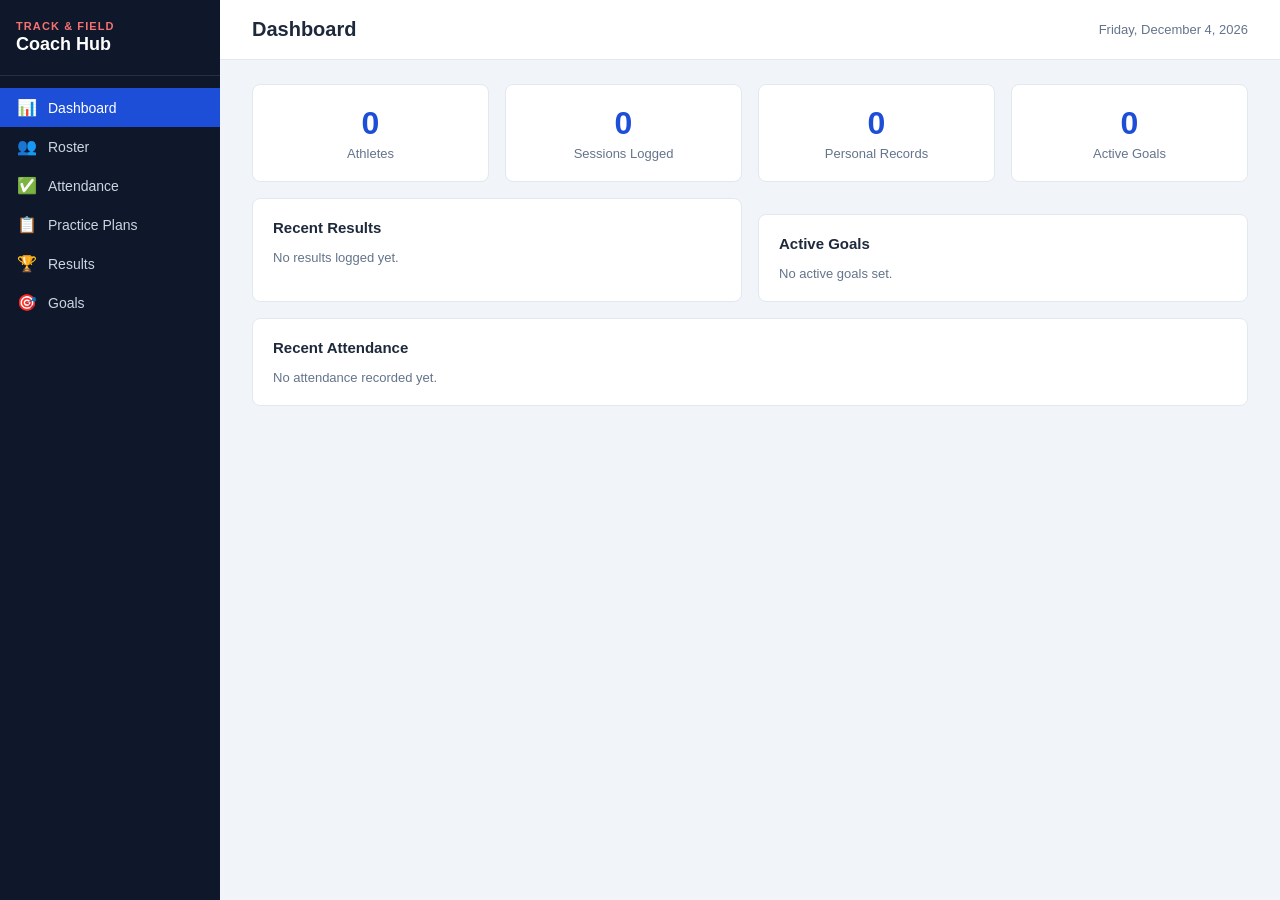
<file: index.html>
<!DOCTYPE html>
<html lang="en">
<head>
  <meta charset="UTF-8">
  <meta name="viewport" content="width=device-width, initial-scale=1.0">
  <title>Track Coach Hub</title>
  <link rel="stylesheet" href="styles.css">
</head>
<body>

  <!-- ===== SIDEBAR ===== -->
  <aside class="sidebar">
    <div class="sidebar-logo">
      <div class="sport-label">Track &amp; Field</div>
      <h1>Coach Hub</h1>
    </div>
    <nav class="sidebar-nav">
      <button class="nav-item active" data-page="dashboard">
        <span class="icon">&#128202;</span> Dashboard
      </button>
      <button class="nav-item" data-page="roster">
        <span class="icon">&#128101;</span> Roster
      </button>
      <button class="nav-item" data-page="attendance">
        <span class="icon">&#9989;</span> Attendance
      </button>
      <button class="nav-item" data-page="plans">
        <span class="icon">&#128203;</span> Practice Plans
      </button>
      <button class="nav-item" data-page="results">
        <span class="icon">&#127942;</span> Results
      </button>
      <button class="nav-item" data-page="goals">
        <span class="icon">&#127919;</span> Goals
      </button>
    </nav>
  </aside>

  <!-- ===== MAIN ===== -->
  <main class="main">

    <!-- DASHBOARD -->
    <section id="page-dashboard" class="page">
      <div class="page-header">
        <h2>Dashboard</h2>
        <span id="today-date" class="text-muted text-sm"></span>
      </div>
      <div class="page-content">
        <div class="grid-4 mb-2" id="dashboard-stats"></div>
        <div class="grid-2">
          <div class="card">
            <div class="card-header"><span class="card-title">Recent Results</span></div>
            <div id="recent-results"></div>
          </div>
          <div class="card">
            <div class="card-header"><span class="card-title">Active Goals</span></div>
            <div id="active-goals-dash"></div>
          </div>
        </div>
        <div class="card mt-2">
          <div class="card-header"><span class="card-title">Recent Attendance</span></div>
          <div id="recent-attendance-dash"></div>
        </div>
      </div>
    </section>

    <!-- ROSTER -->
    <section id="page-roster" class="page hidden">
      <div class="page-header">
        <h2>Roster</h2>
        <button class="btn btn-primary" onclick="App.openAddAthlete()">+ Add Athlete</button>
      </div>
      <div class="page-content">
        <div class="search-bar">
          <input class="search-input" type="text" id="roster-search" placeholder="Search athletes..." oninput="App.renderRoster()">
        </div>
        <div class="card">
          <div class="table-wrap">
            <table>
              <thead>
                <tr>
                  <th>Name</th>
                  <th>Grade</th>
                  <th>Events</th>
                  <th>PRs</th>
                  <th>Actions</th>
                </tr>
              </thead>
              <tbody id="roster-tbody"></tbody>
            </table>
          </div>
          <div id="roster-empty" class="empty-state hidden">
            <div class="icon">&#128101;</div>
            <p>No athletes yet. Add your first athlete to get started.</p>
          </div>
        </div>
      </div>
    </section>

    <!-- ATTENDANCE -->
    <section id="page-attendance" class="page hidden">
      <div class="page-header">
        <h2>Attendance</h2>
        <button class="btn btn-primary" onclick="App.openTakeAttendance()">+ Take Attendance</button>
      </div>
      <div class="page-content">
        <div class="page-tabs">
          <button class="page-tab active" onclick="App.switchAttTab('history')">History</button>
          <button class="page-tab" onclick="App.switchAttTab('summary')">Athlete Summary</button>
        </div>
        <div id="att-tab-history">
          <div class="card">
            <div class="table-wrap">
              <table>
                <thead>
                  <tr>
                    <th>Date</th>
                    <th>Type</th>
                    <th>Name / Focus</th>
                    <th>Present</th>
                    <th>Absent</th>
                    <th>Excused</th>
                    <th>Injured</th>
                    <th>Actions</th>
                  </tr>
                </thead>
                <tbody id="att-tbody"></tbody>
              </table>
            </div>
            <div id="att-empty" class="empty-state hidden">
              <div class="icon">&#9989;</div>
              <p>No attendance records yet.</p>
            </div>
          </div>
        </div>
        <div id="att-tab-summary" class="hidden">
          <div class="card">
            <div class="table-wrap">
              <table>
                <thead>
                  <tr>
                    <th>Athlete</th>
                    <th>Sessions</th>
                    <th>Present</th>
                    <th>Absent</th>
                    <th>Excused</th>
                    <th>Injured</th>
                    <th>Rate</th>
                  </tr>
                </thead>
                <tbody id="att-summary-tbody"></tbody>
              </table>
            </div>
            <div id="att-summary-empty" class="empty-state hidden">
              <p>No data yet.</p>
            </div>
          </div>
        </div>
      </div>
    </section>

    <!-- PRACTICE PLANS -->
    <section id="page-plans" class="page hidden">
      <div class="page-header">
        <h2>Practice Plans</h2>
        <button class="btn btn-primary" onclick="App.openCreatePlan()">+ New Plan</button>
      </div>
      <div class="page-content">
        <div id="plans-list"></div>
        <div id="plans-empty" class="empty-state hidden">
          <div class="icon">&#128203;</div>
          <p>No practice plans yet. Create your first plan.</p>
        </div>
      </div>
    </section>

    <!-- RESULTS -->
    <section id="page-results" class="page hidden">
      <div class="page-header">
        <h2>Performance Results</h2>
        <button class="btn btn-primary" onclick="App.openLogResult()">+ Log Result</button>
      </div>
      <div class="page-content">
        <div class="page-tabs">
          <button class="page-tab active" onclick="App.switchResultTab('all')">All Results</button>
          <button class="page-tab" onclick="App.switchResultTab('prs')">Personal Records</button>
          <button class="page-tab" onclick="App.switchResultTab('meets')">Meet Results</button>
        </div>
        <div class="search-bar">
          <select class="search-input" id="results-athlete-filter" onchange="App.renderResults()" style="flex:0 0 auto;width:190px;">
            <option value="">All Athletes</option>
          </select>
          <select class="search-input" id="results-event-filter" onchange="App.renderResults()" style="flex:0 0 auto;width:170px;">
            <option value="">All Events</option>
          </select>
        </div>
        <div class="card">
          <div class="table-wrap">
            <table>
              <thead>
                <tr>
                  <th>Date</th>
                  <th>Athlete</th>
                  <th>Event</th>
                  <th>Mark</th>
                  <th>Type</th>
                  <th>Meet / Place</th>
                  <th>Notes</th>
                  <th>Actions</th>
                </tr>
              </thead>
              <tbody id="results-tbody"></tbody>
            </table>
          </div>
          <div id="results-empty" class="empty-state hidden">
            <div class="icon">&#127942;</div>
            <p>No results logged yet.</p>
          </div>
        </div>
      </div>
    </section>

    <!-- GOALS -->
    <section id="page-goals" class="page hidden">
      <div class="page-header">
        <h2>Goals</h2>
        <button class="btn btn-primary" onclick="App.openAddGoal()">+ Set Goal</button>
      </div>
      <div class="page-content">
        <div class="page-tabs">
          <button class="page-tab active" onclick="App.switchGoalTab('active')">Active</button>
          <button class="page-tab" onclick="App.switchGoalTab('achieved')">Achieved</button>
        </div>
        <div id="goals-list"></div>
        <div id="goals-empty" class="empty-state hidden">
          <div class="icon">&#127919;</div>
          <p>No goals set yet.</p>
        </div>
      </div>
    </section>

  </main>

  <!-- ===== MODALS ===== -->

  <!-- Add / Edit Athlete -->
  <div id="modal-athlete" class="modal-overlay hidden">
    <div class="modal">
      <div class="modal-header">
        <span class="modal-title" id="athlete-modal-title">Add Athlete</span>
        <button class="modal-close" onclick="App.closeModal('modal-athlete')">&#10005;</button>
      </div>
      <div class="modal-body">
        <input type="hidden" id="athlete-id">
        <div class="form-group">
          <label class="form-label">Full Name *</label>
          <input class="form-control" type="text" id="athlete-name" placeholder="e.g. Alex Johnson">
        </div>
        <div class="form-group">
          <label class="form-label">Grade</label>
          <select class="form-control" id="athlete-grade">
            <option value="">-- Select --</option>
            <option>9th</option><option>10th</option><option>11th</option><option>12th</option>
            <option>Freshman</option><option>Sophomore</option><option>Junior</option><option>Senior</option>
          </select>
        </div>
        <div class="form-group">
          <label class="form-label">Events</label>
          <div class="event-grid" id="athlete-events-grid"></div>
        </div>
        <div class="form-group">
          <label class="form-label">Notes</label>
          <textarea class="form-control" id="athlete-notes" placeholder="Strengths, injury history, anything relevant..."></textarea>
        </div>
      </div>
      <div class="modal-footer">
        <button class="btn btn-outline" onclick="App.closeModal('modal-athlete')">Cancel</button>
        <button class="btn btn-primary" onclick="App.saveAthlete()">Save Athlete</button>
      </div>
    </div>
  </div>

  <!-- Take Attendance -->
  <div id="modal-attendance" class="modal-overlay hidden">
    <div class="modal modal-lg">
      <div class="modal-header">
        <span class="modal-title">Take Attendance</span>
        <button class="modal-close" onclick="App.closeModal('modal-attendance')">&#10005;</button>
      </div>
      <div class="modal-body">
        <div class="grid-2">
          <div class="form-group">
            <label class="form-label">Date *</label>
            <input class="form-control" type="date" id="att-date">
          </div>
          <div class="form-group">
            <label class="form-label">Session Type *</label>
            <select class="form-control" id="att-type" onchange="App.toggleAttMeetField()">
              <option value="practice">Practice</option>
              <option value="meet">Meet</option>
            </select>
          </div>
        </div>
        <div class="form-group" id="att-meet-name-group" style="display:none;">
          <label class="form-label">Meet Name</label>
          <input class="form-control" type="text" id="att-meet-name" placeholder="e.g. Regional Championship">
        </div>
        <div class="form-group">
          <label class="form-label">Focus / Notes</label>
          <input class="form-control" type="text" id="att-focus" placeholder="e.g. Speed work, relay exchanges...">
        </div>
        <div class="form-group">
          <label class="form-label">Athletes</label>
          <div class="attendance-list" id="att-athlete-list"></div>
        </div>
      </div>
      <div class="modal-footer">
        <button class="btn btn-outline" onclick="App.closeModal('modal-attendance')">Cancel</button>
        <button class="btn btn-primary" onclick="App.saveAttendance()">Save Attendance</button>
      </div>
    </div>
  </div>

  <!-- Create / Edit Practice Plan -->
  <div id="modal-plan" class="modal-overlay hidden">
    <div class="modal modal-lg">
      <div class="modal-header">
        <span class="modal-title" id="plan-modal-title">Create Practice Plan</span>
        <button class="modal-close" onclick="App.closeModal('modal-plan')">&#10005;</button>
      </div>
      <div class="modal-body">
        <input type="hidden" id="plan-id">
        <div class="grid-2">
          <div class="form-group">
            <label class="form-label">Date *</label>
            <input class="form-control" type="date" id="plan-date">
          </div>
          <div class="form-group">
            <label class="form-label">Title *</label>
            <input class="form-control" type="text" id="plan-title" placeholder="e.g. Speed Day, Tempo Tuesday">
          </div>
        </div>
        <div class="form-group">
          <label class="form-label">Focus / Theme</label>
          <input class="form-control" type="text" id="plan-focus" placeholder="e.g. Acceleration, Endurance, Technique">
        </div>
        <div class="form-group">
          <label class="form-label">Warm-Up</label>
          <textarea class="form-control" id="plan-warmup" placeholder="e.g. 10 min easy jog, A/B skips, leg swings..."></textarea>
        </div>
        <div class="form-group">
          <label class="form-label">Main Workout</label>
          <div id="plan-drills-list"></div>
          <div class="drill-add-row">
            <input class="form-control" type="text" id="plan-drill-input" placeholder="Add drill or activity...">
            <input class="form-control" type="text" id="plan-drill-duration" placeholder="Duration / sets" style="max-width:150px;">
            <button class="btn btn-outline btn-sm" onclick="App.addDrill()">+ Add</button>
          </div>
        </div>
        <div class="form-group">
          <label class="form-label">Cool-Down</label>
          <textarea class="form-control" id="plan-cooldown" placeholder="e.g. 10 min easy jog, static stretches..."></textarea>
        </div>
        <div class="form-group">
          <label class="form-label">Coach Notes</label>
          <textarea class="form-control" id="plan-notes" placeholder="Observations, goals for the day, reminders..."></textarea>
        </div>
      </div>
      <div class="modal-footer">
        <button class="btn btn-outline" onclick="App.closeModal('modal-plan')">Cancel</button>
        <button class="btn btn-primary" onclick="App.savePlan()">Save Plan</button>
      </div>
    </div>
  </div>

  <!-- View Practice Plan -->
  <div id="modal-view-plan" class="modal-overlay hidden">
    <div class="modal modal-lg">
      <div class="modal-header">
        <span class="modal-title" id="view-plan-title"></span>
        <button class="modal-close" onclick="App.closeModal('modal-view-plan')">&#10005;</button>
      </div>
      <div class="modal-body" id="view-plan-body"></div>
      <div class="modal-footer">
        <button class="btn btn-outline" onclick="App.closeModal('modal-view-plan')">Close</button>
      </div>
    </div>
  </div>

  <!-- Log Result -->
  <div id="modal-result" class="modal-overlay hidden">
    <div class="modal">
      <div class="modal-header">
        <span class="modal-title">Log Performance Result</span>
        <button class="modal-close" onclick="App.closeModal('modal-result')">&#10005;</button>
      </div>
      <div class="modal-body">
        <input type="hidden" id="result-id">
        <div class="grid-2">
          <div class="form-group">
            <label class="form-label">Date *</label>
            <input class="form-control" type="date" id="result-date">
          </div>
          <div class="form-group">
            <label class="form-label">Athlete *</label>
            <select class="form-control" id="result-athlete" onchange="App.updateResultEvents()">
              <option value="">-- Select Athlete --</option>
            </select>
          </div>
        </div>
        <div class="grid-2">
          <div class="form-group">
            <label class="form-label">Event *</label>
            <select class="form-control" id="result-event">
              <option value="">-- Select Event --</option>
            </select>
          </div>
          <div class="form-group">
            <label class="form-label">Mark *</label>
            <input class="form-control" type="text" id="result-value" placeholder="e.g. 10.45, 6.23m, 4:32.1">
          </div>
        </div>
        <div class="grid-2">
          <div class="form-group">
            <label class="form-label">Type</label>
            <select class="form-control" id="result-type" onchange="App.toggleResultMeetFields()">
              <option value="practice">Practice</option>
              <option value="meet">Meet</option>
            </select>
          </div>
          <div class="form-group" id="result-place-group" style="display:none;">
            <label class="form-label">Place</label>
            <input class="form-control" type="number" id="result-place" min="1" placeholder="e.g. 1">
          </div>
        </div>
        <div class="form-group" id="result-meet-group" style="display:none;">
          <label class="form-label">Meet Name</label>
          <input class="form-control" type="text" id="result-meet" placeholder="e.g. Regional Championship">
        </div>
        <div class="form-group">
          <label class="form-label">Notes</label>
          <textarea class="form-control" id="result-notes" placeholder="Wind reading, conditions, reaction time, observations..."></textarea>
        </div>
      </div>
      <div class="modal-footer">
        <button class="btn btn-outline" onclick="App.closeModal('modal-result')">Cancel</button>
        <button class="btn btn-primary" onclick="App.saveResult()">Save Result</button>
      </div>
    </div>
  </div>

  <!-- Set / Edit Goal -->
  <div id="modal-goal" class="modal-overlay hidden">
    <div class="modal">
      <div class="modal-header">
        <span class="modal-title" id="goal-modal-title">Set Goal</span>
        <button class="modal-close" onclick="App.closeModal('modal-goal')">&#10005;</button>
      </div>
      <div class="modal-body">
        <input type="hidden" id="goal-id">
        <div class="grid-2">
          <div class="form-group">
            <label class="form-label">Athlete *</label>
            <select class="form-control" id="goal-athlete" onchange="App.updateGoalEvents()">
              <option value="">-- Select Athlete --</option>
            </select>
          </div>
          <div class="form-group">
            <label class="form-label">Event *</label>
            <select class="form-control" id="goal-event">
              <option value="">-- Select Event --</option>
            </select>
          </div>
        </div>
        <div class="grid-2">
          <div class="form-group">
            <label class="form-label">Target Mark *</label>
            <input class="form-control" type="text" id="goal-target" placeholder="e.g. sub 11.0, 6.50m">
          </div>
          <div class="form-group">
            <label class="form-label">Target Date</label>
            <input class="form-control" type="date" id="goal-deadline">
          </div>
        </div>
        <div class="form-group">
          <label class="form-label">Notes</label>
          <textarea class="form-control" id="goal-notes" placeholder="Training focus, steps to reach this goal..."></textarea>
        </div>
      </div>
      <div class="modal-footer">
        <button class="btn btn-outline" onclick="App.closeModal('modal-goal')">Cancel</button>
        <button class="btn btn-primary" onclick="App.saveGoal()">Save Goal</button>
      </div>
    </div>
  </div>

  <!-- View Athlete -->
  <div id="modal-view-athlete" class="modal-overlay hidden">
    <div class="modal modal-lg">
      <div class="modal-header">
        <span class="modal-title" id="view-athlete-name"></span>
        <button class="modal-close" onclick="App.closeModal('modal-view-athlete')">&#10005;</button>
      </div>
      <div class="modal-body" id="view-athlete-body"></div>
      <div class="modal-footer">
        <button class="btn btn-outline" onclick="App.closeModal('modal-view-athlete')">Close</button>
      </div>
    </div>
  </div>

  <!-- View Attendance Session -->
  <div id="modal-view-attendance" class="modal-overlay hidden">
    <div class="modal modal-lg">
      <div class="modal-header">
        <span class="modal-title" id="view-att-title"></span>
        <button class="modal-close" onclick="App.closeModal('modal-view-attendance')">&#10005;</button>
      </div>
      <div class="modal-body" id="view-att-body"></div>
      <div class="modal-footer">
        <button class="btn btn-outline" onclick="App.closeModal('modal-view-attendance')">Close</button>
      </div>
    </div>
  </div>

  <script src="app.js"></script>
</body>
</html>
</file>
<file: styles.css>
* {
  box-sizing: border-box;
  margin: 0;
  padding: 0;
}

:root {
  --primary: #1d4ed8;
  --primary-light: #dbeafe;
  --accent: #dc2626;
  --success: #16a34a;
  --warning: #d97706;
  --bg: #f1f5f9;
  --card: #ffffff;
  --text: #1e293b;
  --text-muted: #64748b;
  --border: #e2e8f0;
  --sidebar-bg: #0f172a;
  --sidebar-text: #cbd5e1;
}

body {
  font-family: -apple-system, BlinkMacSystemFont, 'Segoe UI', Roboto, sans-serif;
  background: var(--bg);
  color: var(--text);
  display: flex;
  min-height: 100vh;
}

/* Sidebar */
.sidebar {
  width: 220px;
  background: var(--sidebar-bg);
  color: var(--sidebar-text);
  display: flex;
  flex-direction: column;
  position: fixed;
  top: 0; left: 0; bottom: 0;
  z-index: 100;
}

.sidebar-logo {
  padding: 20px 16px;
  border-bottom: 1px solid rgba(255,255,255,0.1);
}

.sidebar-logo .sport-label {
  font-size: 11px;
  color: #f87171;
  font-weight: 700;
  text-transform: uppercase;
  letter-spacing: 0.1em;
}

.sidebar-logo h1 {
  font-size: 18px;
  font-weight: 700;
  color: white;
  margin-top: 2px;
}

.sidebar-nav {
  flex: 1;
  padding: 12px 0;
}

.nav-item {
  display: flex;
  align-items: center;
  gap: 10px;
  padding: 10px 16px;
  cursor: pointer;
  font-size: 14px;
  font-weight: 500;
  color: var(--sidebar-text);
  border: none;
  background: none;
  width: 100%;
  text-align: left;
  transition: background 0.15s, color 0.15s;
}

.nav-item:hover {
  background: rgba(255,255,255,0.07);
  color: white;
}

.nav-item.active {
  background: var(--primary);
  color: white;
}

.nav-item .icon {
  font-size: 16px;
  width: 22px;
  text-align: center;
}

/* Main */
.main {
  margin-left: 220px;
  flex: 1;
  display: flex;
  flex-direction: column;
  min-height: 100vh;
}

.page-header {
  background: white;
  padding: 18px 32px;
  border-bottom: 1px solid var(--border);
  display: flex;
  align-items: center;
  justify-content: space-between;
  position: sticky;
  top: 0;
  z-index: 10;
}

.page-header h2 {
  font-size: 20px;
  font-weight: 700;
}

.page-content {
  padding: 24px 32px;
  flex: 1;
}

/* Cards */
.card {
  background: var(--card);
  border-radius: 8px;
  border: 1px solid var(--border);
  padding: 20px;
}

.card + .card,
.card + .grid-2,
.grid-2 + .card {
  margin-top: 16px;
}

.mb-1 { margin-bottom: 8px; }
.mb-2 { margin-bottom: 16px; }
.mt-1 { margin-top: 8px; }
.mt-2 { margin-top: 16px; }

.card-header {
  display: flex;
  align-items: center;
  justify-content: space-between;
  margin-bottom: 14px;
}

.card-title {
  font-size: 15px;
  font-weight: 600;
}

/* Grids */
.grid-2 { display: grid; grid-template-columns: 1fr 1fr; gap: 16px; }
.grid-3 { display: grid; grid-template-columns: 1fr 1fr 1fr; gap: 16px; }
.grid-4 { display: grid; grid-template-columns: repeat(4, 1fr); gap: 16px; }

/* Stat cards */
.stat-card {
  background: white;
  border-radius: 8px;
  border: 1px solid var(--border);
  padding: 20px;
  text-align: center;
}

.stat-value {
  font-size: 32px;
  font-weight: 700;
  color: var(--primary);
}

.stat-label {
  font-size: 13px;
  color: var(--text-muted);
  margin-top: 4px;
}

/* Buttons */
.btn {
  display: inline-flex;
  align-items: center;
  gap: 6px;
  padding: 8px 16px;
  border-radius: 6px;
  font-size: 14px;
  font-weight: 500;
  cursor: pointer;
  border: none;
  transition: background 0.15s, opacity 0.15s;
}

.btn-primary { background: var(--primary); color: white; }
.btn-primary:hover { background: #1e40af; }

.btn-danger { background: var(--accent); color: white; }
.btn-danger:hover { background: #b91c1c; }

.btn-success { background: var(--success); color: white; }
.btn-success:hover { background: #15803d; }

.btn-outline {
  background: transparent;
  border: 1px solid var(--border);
  color: var(--text);
}
.btn-outline:hover { background: var(--bg); }

.btn-sm { padding: 5px 10px; font-size: 12px; }

/* Forms */
.form-group { margin-bottom: 14px; }

.form-label {
  display: block;
  font-size: 13px;
  font-weight: 500;
  color: var(--text);
  margin-bottom: 5px;
}

.form-control {
  width: 100%;
  padding: 8px 12px;
  border: 1px solid var(--border);
  border-radius: 6px;
  font-size: 14px;
  color: var(--text);
  background: white;
  transition: border-color 0.15s;
}

.form-control:focus {
  outline: none;
  border-color: var(--primary);
  box-shadow: 0 0 0 3px rgba(29,78,216,0.1);
}

textarea.form-control {
  resize: vertical;
  min-height: 80px;
}

/* Tables */
.table-wrap { overflow-x: auto; }

table { width: 100%; border-collapse: collapse; font-size: 14px; }

th {
  text-align: left;
  padding: 10px 12px;
  font-size: 12px;
  font-weight: 600;
  text-transform: uppercase;
  letter-spacing: 0.05em;
  color: var(--text-muted);
  border-bottom: 1px solid var(--border);
  background: #f8fafc;
}

td {
  padding: 10px 12px;
  border-bottom: 1px solid var(--border);
  vertical-align: middle;
}

tr:last-child td { border-bottom: none; }
tr:hover td { background: #f8fafc; }

/* Badges */
.badge {
  display: inline-block;
  padding: 2px 8px;
  border-radius: 999px;
  font-size: 11px;
  font-weight: 600;
  text-transform: uppercase;
  letter-spacing: 0.04em;
}

.badge-success { background: #dcfce7; color: #15803d; }
.badge-danger  { background: #fee2e2; color: #b91c1c; }
.badge-warning { background: #fef9c3; color: #854d0e; }
.badge-info    { background: #dbeafe; color: #1d4ed8; }
.badge-gray    { background: #f1f5f9; color: #475569; }
.badge-pr      { background: #fef3c7; color: #92400e; }
.badge-purple  { background: #ede9fe; color: #6d28d9; }

/* Modals */
.modal-overlay {
  position: fixed;
  inset: 0;
  background: rgba(0,0,0,0.5);
  z-index: 1000;
  display: flex;
  align-items: center;
  justify-content: center;
  padding: 20px;
}

.modal {
  background: white;
  border-radius: 10px;
  width: 100%;
  max-width: 540px;
  max-height: 90vh;
  overflow-y: auto;
  box-shadow: 0 20px 60px rgba(0,0,0,0.3);
}

.modal-lg { max-width: 720px; }

.modal-header {
  padding: 20px 24px 0;
  display: flex;
  align-items: center;
  justify-content: space-between;
}

.modal-title { font-size: 17px; font-weight: 700; }

.modal-close {
  background: none;
  border: none;
  font-size: 20px;
  cursor: pointer;
  color: var(--text-muted);
  padding: 4px 6px;
  border-radius: 4px;
}
.modal-close:hover { background: var(--bg); }

.modal-body { padding: 20px 24px; }

.modal-footer {
  padding: 12px 24px 20px;
  display: flex;
  justify-content: flex-end;
  gap: 10px;
  border-top: 1px solid var(--border);
}

/* Attendance */
.attendance-list { display: flex; flex-direction: column; gap: 8px; }

.attendance-row {
  display: flex;
  align-items: center;
  justify-content: space-between;
  padding: 10px 14px;
  background: #f8fafc;
  border-radius: 6px;
  border: 1px solid var(--border);
}

.attendance-athlete { font-weight: 500; font-size: 14px; }
.attendance-btns { display: flex; gap: 6px; }

.att-btn {
  padding: 4px 10px;
  border-radius: 4px;
  border: 1.5px solid transparent;
  font-size: 12px;
  font-weight: 500;
  cursor: pointer;
  transition: all 0.1s;
  background: white;
  color: var(--text-muted);
}

.att-btn:hover { opacity: 0.8; }
.att-btn.selected.present  { background: #16a34a; color: white; border-color: #16a34a; }
.att-btn.selected.absent   { background: #dc2626; color: white; border-color: #dc2626; }
.att-btn.selected.excused  { background: #ca8a04; color: white; border-color: #ca8a04; }
.att-btn.selected.injured  { background: #7c3aed; color: white; border-color: #7c3aed; }
.att-btn:not(.selected).present  { border-color: #86efac; color: #15803d; }
.att-btn:not(.selected).absent   { border-color: #fca5a5; color: #b91c1c; }
.att-btn:not(.selected).excused  { border-color: #fde047; color: #854d0e; }
.att-btn:not(.selected).injured  { border-color: #c4b5fd; color: #6d28d9; }

/* Practice plan */
.plan-section {
  border: 1px solid var(--border);
  border-radius: 6px;
  margin-bottom: 12px;
  overflow: hidden;
}

.plan-section-header {
  padding: 9px 14px;
  background: #f8fafc;
  font-weight: 600;
  font-size: 12px;
  color: var(--text-muted);
  text-transform: uppercase;
  letter-spacing: 0.05em;
}

.plan-section-body { padding: 12px 14px; }

.plan-drill {
  display: flex;
  align-items: flex-start;
  gap: 10px;
  padding: 8px 0;
  border-bottom: 1px solid var(--border);
}
.plan-drill:last-child { border-bottom: none; }

.plan-drill-num {
  width: 22px;
  height: 22px;
  background: var(--primary-light);
  color: var(--primary);
  border-radius: 50%;
  display: flex;
  align-items: center;
  justify-content: center;
  font-size: 11px;
  font-weight: 700;
  flex-shrink: 0;
}

/* Event tags */
.event-tag {
  display: inline-block;
  padding: 2px 8px;
  background: var(--primary-light);
  color: var(--primary);
  border-radius: 4px;
  font-size: 12px;
  font-weight: 600;
}

/* Event chip selector */
.event-grid { display: flex; flex-wrap: wrap; gap: 7px; }

.event-chip {
  padding: 5px 12px;
  border-radius: 999px;
  font-size: 12px;
  font-weight: 500;
  border: 1.5px solid var(--border);
  background: white;
  cursor: pointer;
  color: var(--text-muted);
  transition: all 0.1s;
}

.event-chip:hover { border-color: var(--primary); color: var(--primary); }
.event-chip.selected { background: var(--primary); border-color: var(--primary); color: white; }

/* Page sub-tabs */
.page-tabs {
  display: flex;
  border-bottom: 2px solid var(--border);
  margin-bottom: 20px;
}

.page-tab {
  padding: 10px 18px;
  font-size: 14px;
  font-weight: 500;
  color: var(--text-muted);
  cursor: pointer;
  border: none;
  background: none;
  border-bottom: 2px solid transparent;
  margin-bottom: -2px;
  transition: color 0.15s;
}

.page-tab.active {
  color: var(--primary);
  border-bottom-color: var(--primary);
}

/* Goal items */
.goal-item {
  padding: 14px;
  border: 1px solid var(--border);
  border-radius: 6px;
  margin-bottom: 10px;
  background: white;
}

.goal-item.goal-achieved { border-left: 3px solid var(--success); }

.goal-header {
  display: flex;
  justify-content: space-between;
  align-items: flex-start;
  margin-bottom: 6px;
}

/* Drill add row */
.drill-add-row {
  display: flex;
  align-items: center;
  gap: 8px;
  margin-top: 10px;
}

.drill-add-row input { flex: 1; }

/* Search */
.search-bar {
  display: flex;
  align-items: center;
  gap: 10px;
  margin-bottom: 16px;
  flex-wrap: wrap;
}

.search-input {
  padding: 8px 12px;
  border: 1px solid var(--border);
  border-radius: 6px;
  font-size: 14px;
  flex: 1;
  background: white;
}
.search-input:focus { outline: none; border-color: var(--primary); }

/* Empty states */
.empty-state {
  text-align: center;
  padding: 48px 20px;
  color: var(--text-muted);
}
.empty-state .icon { font-size: 40px; margin-bottom: 12px; }
.empty-state p { font-size: 14px; }

/* Utilities */
.hidden { display: none !important; }
.flex { display: flex; }
.items-center { align-items: center; }
.justify-between { justify-content: space-between; }
.gap-1 { gap: 4px; }
.gap-2 { gap: 8px; }
.gap-3 { gap: 12px; }
.text-muted { color: var(--text-muted); }
.text-sm { font-size: 13px; }
.text-center { text-align: center; }
.w-full { width: 100%; }
.font-bold { font-weight: 700; }
</file>
